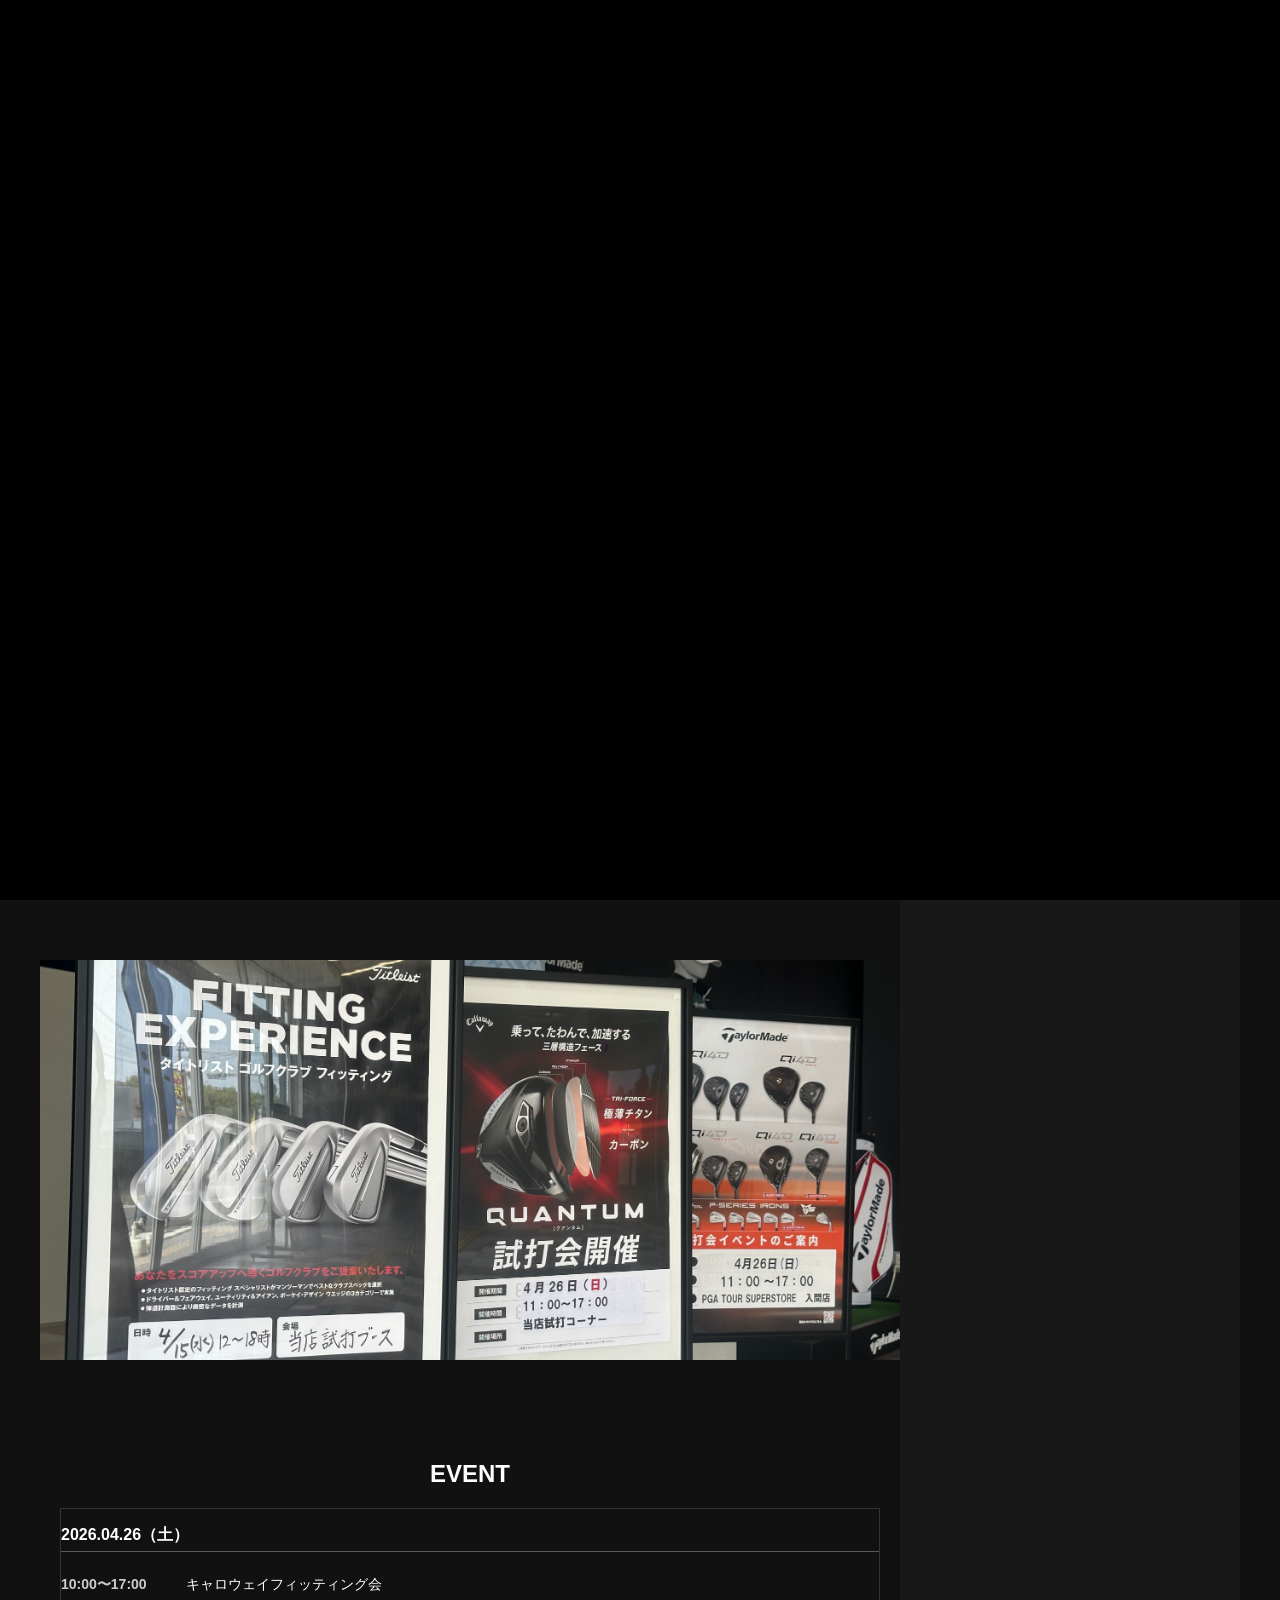
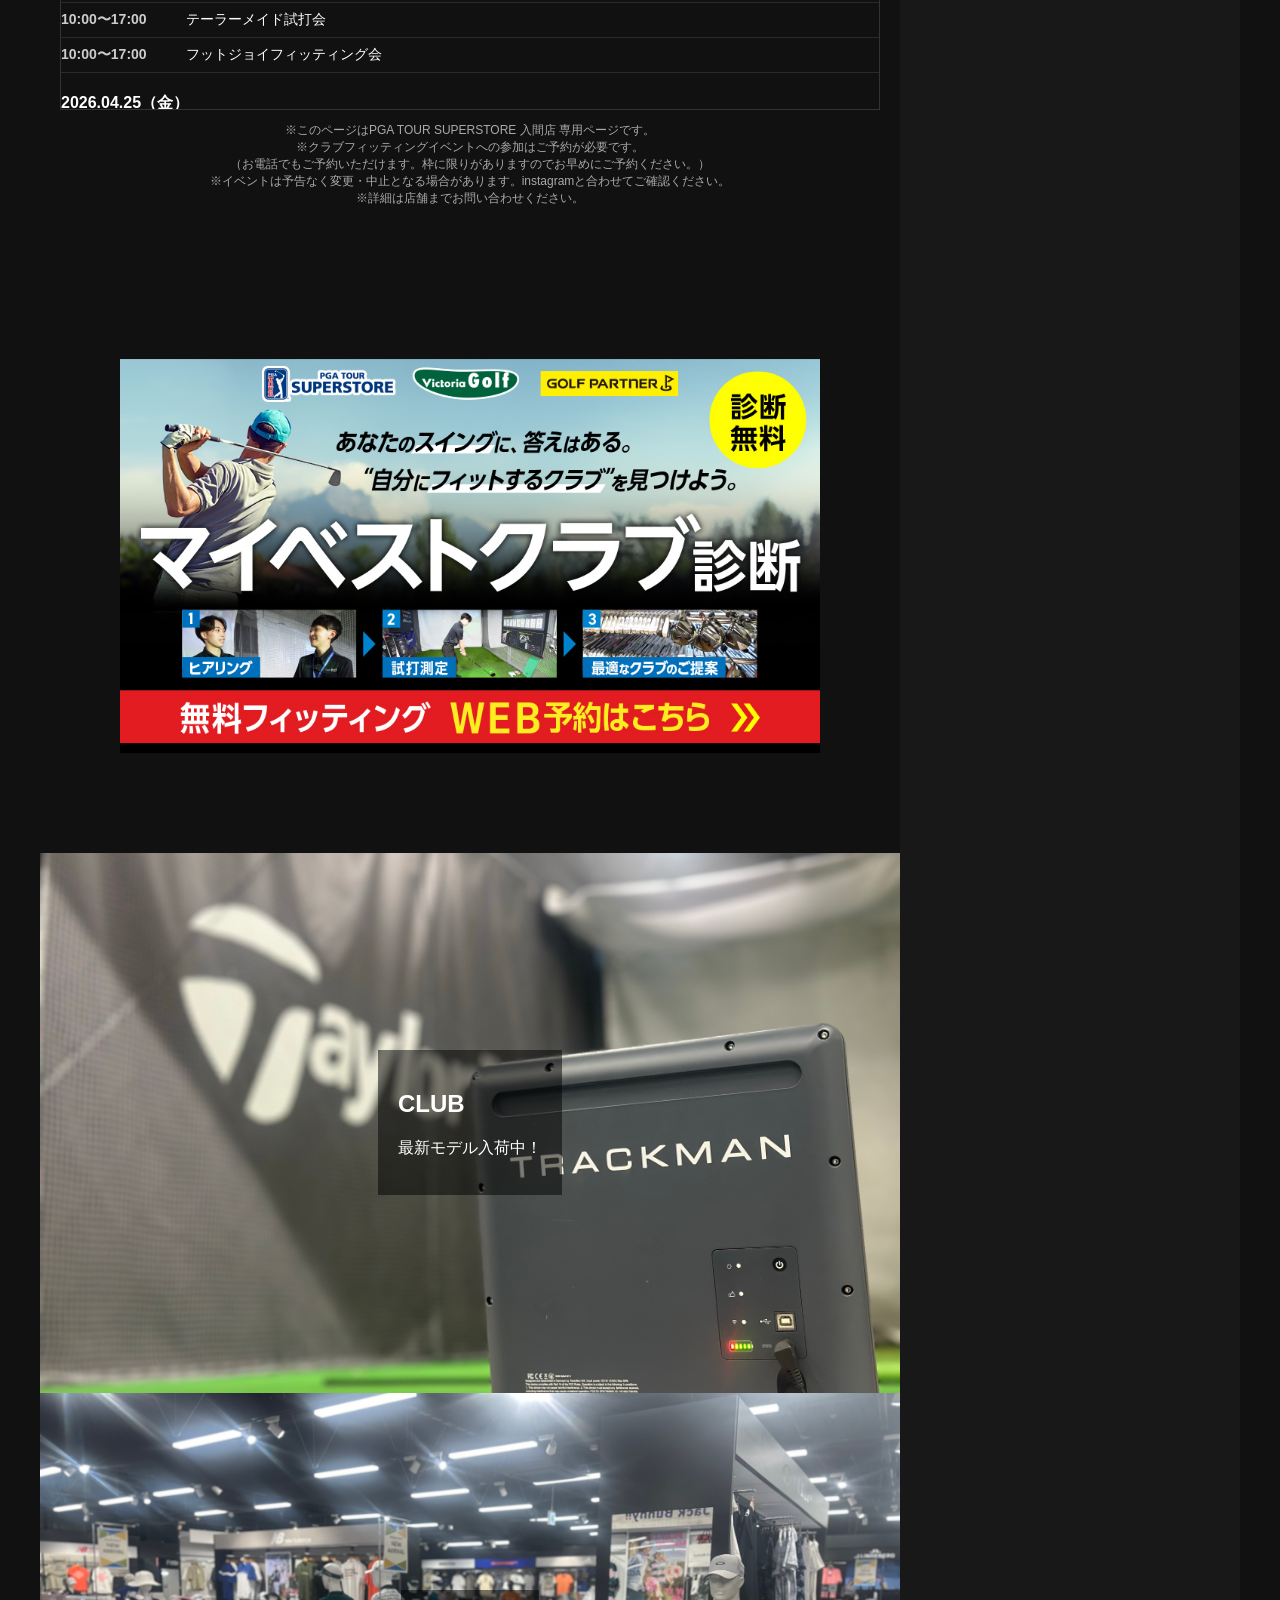
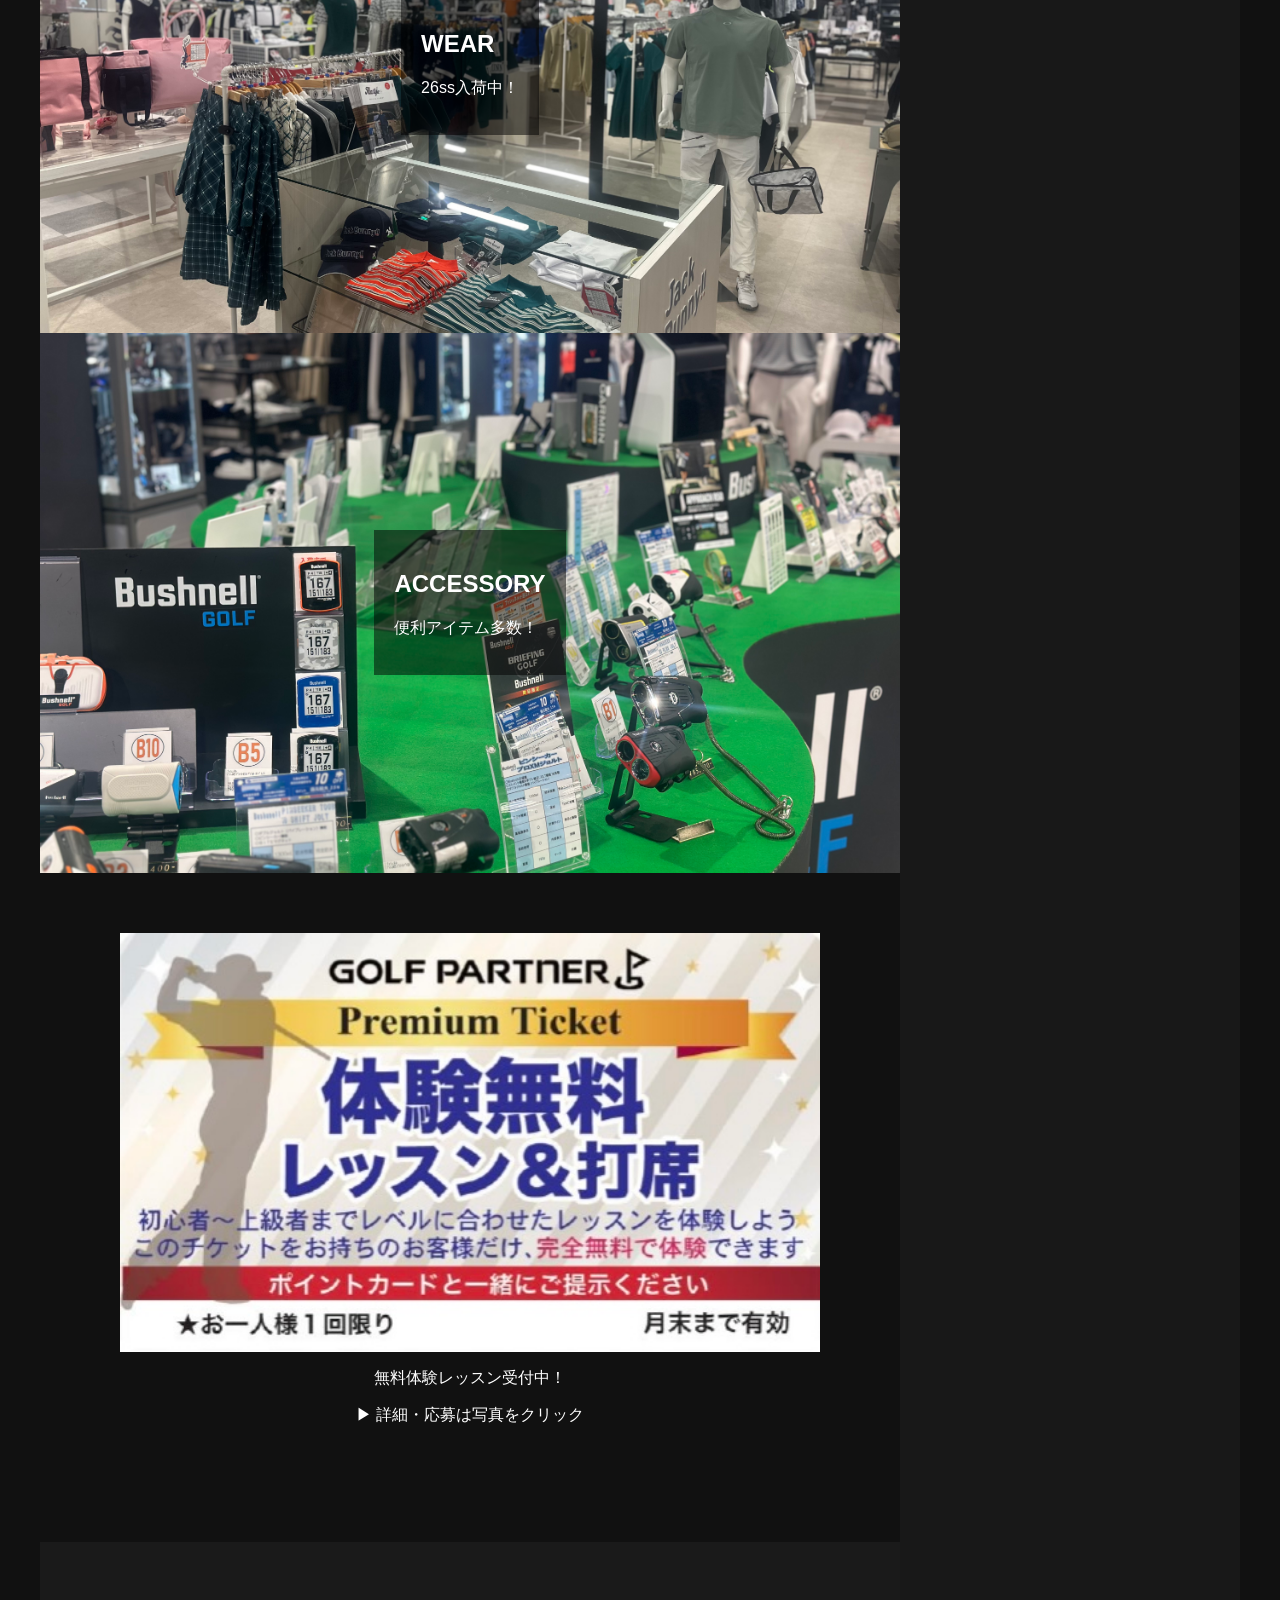
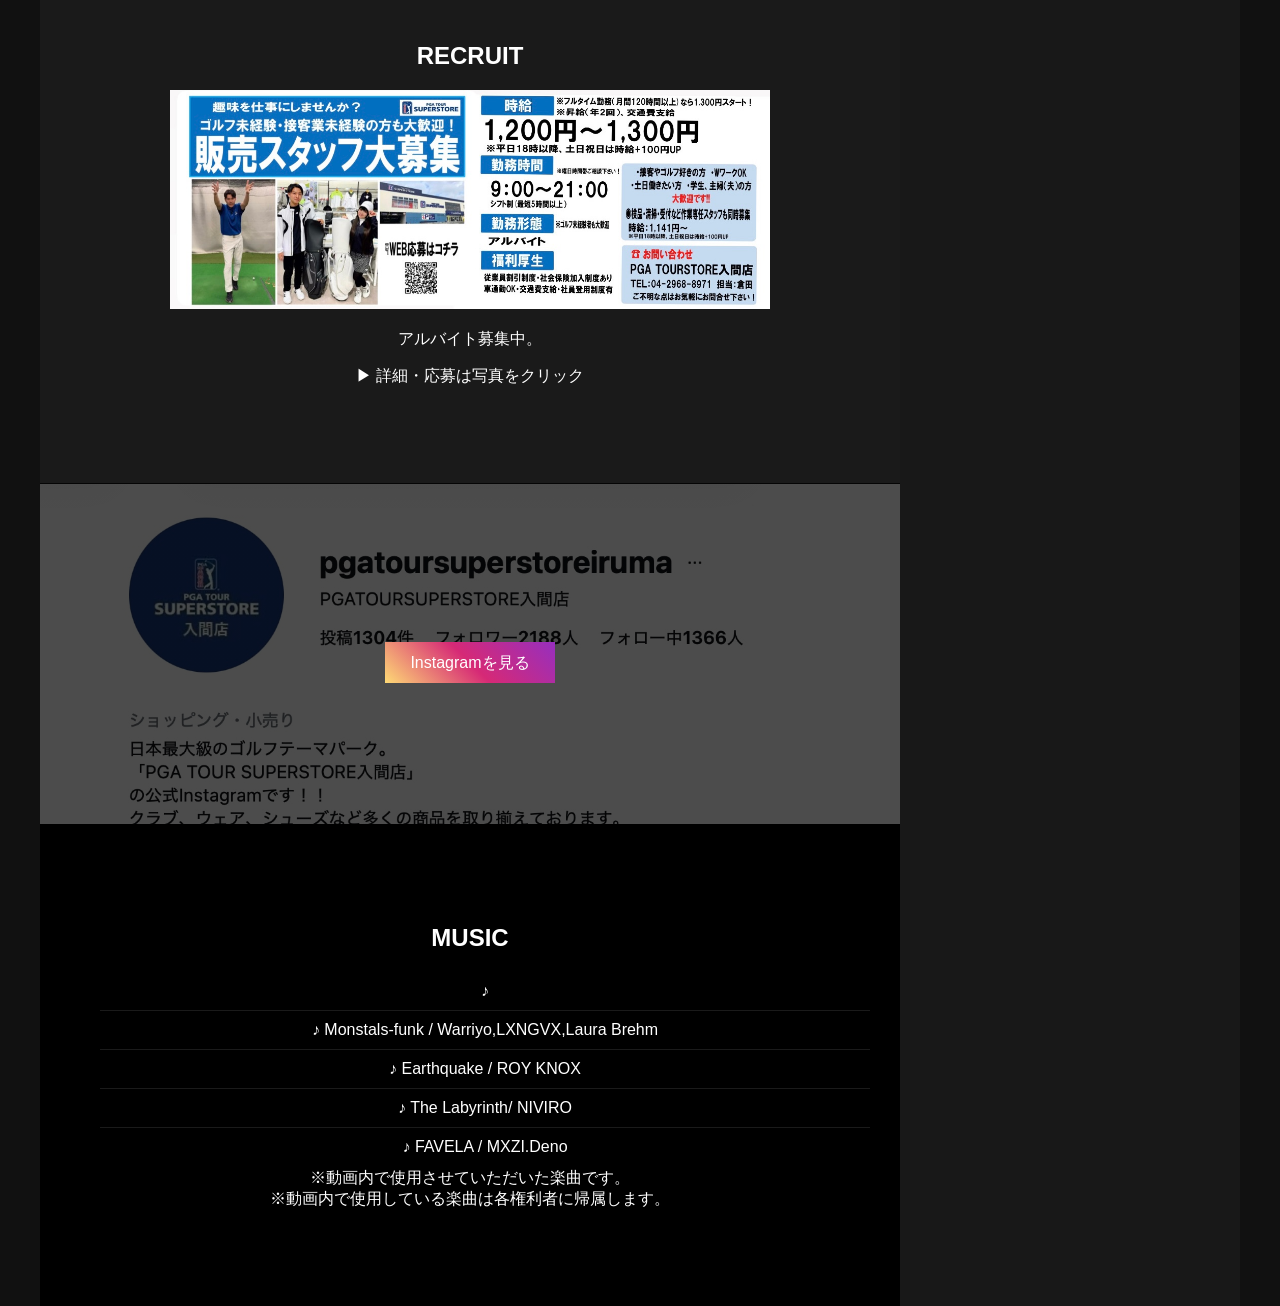
<file: index.html>
<!DOCTYPE html>
<html lang="ja">
<head>
<meta charset="UTF-8">
<meta name="viewport" content="width=device-width, initial-scale=1.0">
<title>PGA TOUR SUPERSTORE IRUMA</title>
<link rel="stylesheet" href="style.css">
<meta name=”robots” content=”noindex” >
</head>

<body>

<!-- 🔄 ローディング -->
<div id="loading">
  <video autoplay muted playsinline id="loading-video">
    <source src="meramera.mp4" type="video/mp4">
  </video>
</div>

<div class="container">

  <div class="main">

    <!-- 🔥 トップ -->
    <section class="hero"></section>

    <!-- 🖼 スライド -->
    <section class="slider fade">
      <img src="IMG_6114.jpeg" class="slide active">
      <img src="IMG_6111.jpeg" class="slide">
      <img src="IMG_6113.jpeg" class="slide">
    </section>

    <!-- 📅 イベント -->
    <section class="section fade">
      <h2>EVENT</h2>

      <div class="event-box">

  <!-- 日付グループ -->
  <div class="event-day">
    <p class="event-date">2026.04.26（土）</p>

    <ul>
      <li><span class="time">10:00〜17:00</span>キャロウェイフィッティング会</li>
      <li><span class="time">10:00〜17:00</span>テーラーメイド試打会</li>
      <li><span class="time">10:00〜17:00</span>フットジョイフィッティング会</li>
    </ul>
  </div>

  <div class="event-day">
    <p class="event-date">2026.04.25（金）</p>

    <ul>
      <li><span class="time">10:00〜16:00</span>ホンマ＆グラファイトデザイン</li>
      <li><span class="time">13:00〜18:00</span>パターフィッティング会</li>
    </ul>
  </div>

  <div class="event-day">
    <p class="event-date">2026.04.15（水）</p>

    <ul>
      <li><span class="time">11:00〜17:00</span>タイトリストフィッティング会</li>
    </ul>
  </div>

</div>

      <div class="event-note">
        <p>
          ※このページはPGA TOUR SUPERSTORE 入間店 専用ページです。<br>
          ※クラブフィッティングイベントへの参加はご予約が必要です。<br>
          （お電話でもご予約いただけます。枠に限りがありますのでお早めにご予約ください。）<br>
          ※イベントは予告なく変更・中止となる場合があります。instagramと合わせてご確認ください。<br>
          ※詳細は店舗までお問い合わせください。
        </p>
      </div>
    </section>

    <!-- 🔗 バナー -->
    <section class="link-banner fade">
      <a href="https://mygolf.supersports.com/saitama-iruma" target="_blank">
        <img src="bestclub.JPG" alt="ゴルフ案内">
      </a>
    </section>

    <!-- 🏌️ クラブ -->
<section class="bg-slider fade" id="club">

  <img src="torakkuman.jpeg" class="bg-img active">
  <img src="shaft.jpeg" class="bg-img">
  <img src="club.jpeg" class="bg-img">

  <div class="overlay">
    <h2>CLUB</h2>
    <p>最新モデル入荷中！</p>
  </div>
</section>

<!-- 👕 ウェア -->
<section class="bg-slider fade" id="wear">

  <img src="wear.jpeg" class="bg-img active">
  <img src="cap.jpeg" class="bg-img">
  <img src="shoes.jpeg" class="bg-img">

  <div class="overlay">
    <h2>WEAR</h2>
    <p>26ss入荷中！</p>
  </div>
</section>

<!-- 🎒 小物 -->
<section class="bg-slider fade" id="acc">

  <img src="distance meter.jpeg" class="bg-img active">
  <img src="bag.jpeg" class="bg-img">
  <img src="ball.jpeg" class="bg-img">

  <div class="overlay">
    <h2>ACCESSORY</h2>
    <p>便利アイテム多数！</p>
  </div>
</section>

    <!-- 🔗 練習場 -->
    <section class="link-banner fade">
      <a href="https://www.golfpartner.co.jp/drivingrange/entry/" target="_blank">
        <img src="lesson.jpg" alt="ゴルフ練習場">
      </a>

      <p>無料体験レッスン受付中！</p>
      <p>▶ 詳細・応募は写真をクリック</p>
    </section>

    <!-- 💼 求人 -->
    <section class="section dark fade">
      <h2>RECRUIT</h2>

      <a href="https://golfpartner-job.net/jobfind-pc/job/All/4917" target="_blank">
        <img src="recruit.jpg" class="recruit-img" alt="求人">
      </a>

      <p>アルバイト募集中。</p>
      <p>▶ 詳細・応募は写真をクリック</p>
    </section>

    <!-- 📱 インスタ -->
    <section class="section fade insta-section">
      <h2></h2>
      <a href="https://www.instagram.com/pgatoursuperstoreiruma?igsh=MXhyOHNycWhhazNqeQ==" class="insta-btn">
        Instagramを見る
      </a>
    </section>

    <!-- 🎵 MUSIC -->
    <section class="section fade music-section">
      <h2>MUSIC</h2>

      <ul class="music-list">
        <li>♪ </li>
        <li>♪ Monstals-funk / Warriyo,LXNGVX,Laura Brehm</li>
        <li>♪ Earthquake / ROY KNOX</li>
        <li>♪ The Labyrinth/ NIVIRO</li>
        <li>♪ FAVELA / MXZI,Deno</li>
        <li>♪ Popsicle / LFZ</li>
        <li>♪ Fingertips / Kisma</li>
        <li>♪ Freakshow / Dirty Palm,LexBlaze</li>
        <li>♪ My Heart / Different Heaven,EH!DE</li>
        <li>♪ Duckstep / Teminite,Chime</li>
        <li>♪ On&On / Cartoon,Jeja,Daniel Levi</li>
        <li>♪ Overdrive / ZEXSING,MXRCURY,Pharmagut</li>
        <li>♪ Upside Down / Romel,lrina</li>
        <li>♪ Your Story / Kei Morimoto</li>
        <li>♪ Lust Summer / TELL YOUR STORY music by lkson</li>
        <li>♪ We Are One / Vexento</li>
        <li>♪ Adventures / A Himitsu</li>
        <li>♪ The Other Side / Elektronomia</li>
        <li>♪ Let's Go / JAXSON GAMBLE</li>
        <li>♪ Energy / Elektronomia</li>
        <li>♪ Memes / NIVIRO</li>
        <li>♪ What Makes You Beautiful / One Direction</li>
        <li>♪ Puzzle / RetroVision</li>
        <li>♪ Loneliness / LONI</li>
        <li>♪ Die with a Smile / CECILIA</li>
        <li>♪ Discovery / Electro-Light</li>
        <li>♪ 909 Grime / Klaytom</li>
        <li>♪ Shape of You / Ed Sheeran</li>
        
        
      </ul>

      <p class="music-note">
        ※動画内で使用させていただいた楽曲です。<br>
        ※動画内で使用している楽曲は各権利者に帰属します。
      </p>
    </section>

  </div>

  <!-- サイドバー -->
  <div class="sidebar">
    <h3>ACCESS</h3>
    <h4>住所</h4>
    <a>〒358-0014</a><br>
    <a>埼玉県入間市宮寺2982</a><br>
    <a href="car.html">▶ お車でお越しの方</a><br>
    <a href="train.html">▶ 公共交通機関でお越しの方</a>

    <h4>電話番号</h4>
    <a>04-2968-8971</a>
    <h4>営業時間</h4>
    <a>[平日]11:00〜20:00</a><br>
    <a>[土日祝]10:00〜20:00</a><br>
    <a>※（棚卸し、その他事情により休業させていただく場合がございます）</a>
  
  </div>

</div>

<script>
// 🔥 トップスライド
let index = 0;
const slides = document.querySelectorAll(".slide");

setInterval(() => {
  slides[index].classList.remove("active");
  index = (index + 1) % slides.length;
  slides[index].classList.add("active");
}, 1000);


// 🔥 bgフェード
function bgFade(id){
  const imgs = document.querySelectorAll(`#${id} .bg-img`);
  let i = 0;

  setInterval(() => {
    imgs[i].classList.remove("active");
    i = (i + 1) % imgs.length;
    imgs[i].classList.add("active");
  }, 3000);
}

bgFade("club");
bgFade("wear");
bgFade("acc");


// 🔥 ローディング
const video = document.getElementById("loading-video");
video.addEventListener("ended", () => {
  const loading = document.getElementById("loading");
  loading.classList.add("fade-out");
  setTimeout(() => {
    loading.style.display = "none";
  }, 1000);
});




// フェード
const fades = document.querySelectorAll('.fade');
window.addEventListener('scroll', () => {
  const trigger = window.innerHeight * 0.8;
  fades.forEach(el => {
    if (el.getBoundingClientRect().top < trigger) {
      el.classList.add('show');
    }
  });
});
</script>

</body>
</html>
</file>
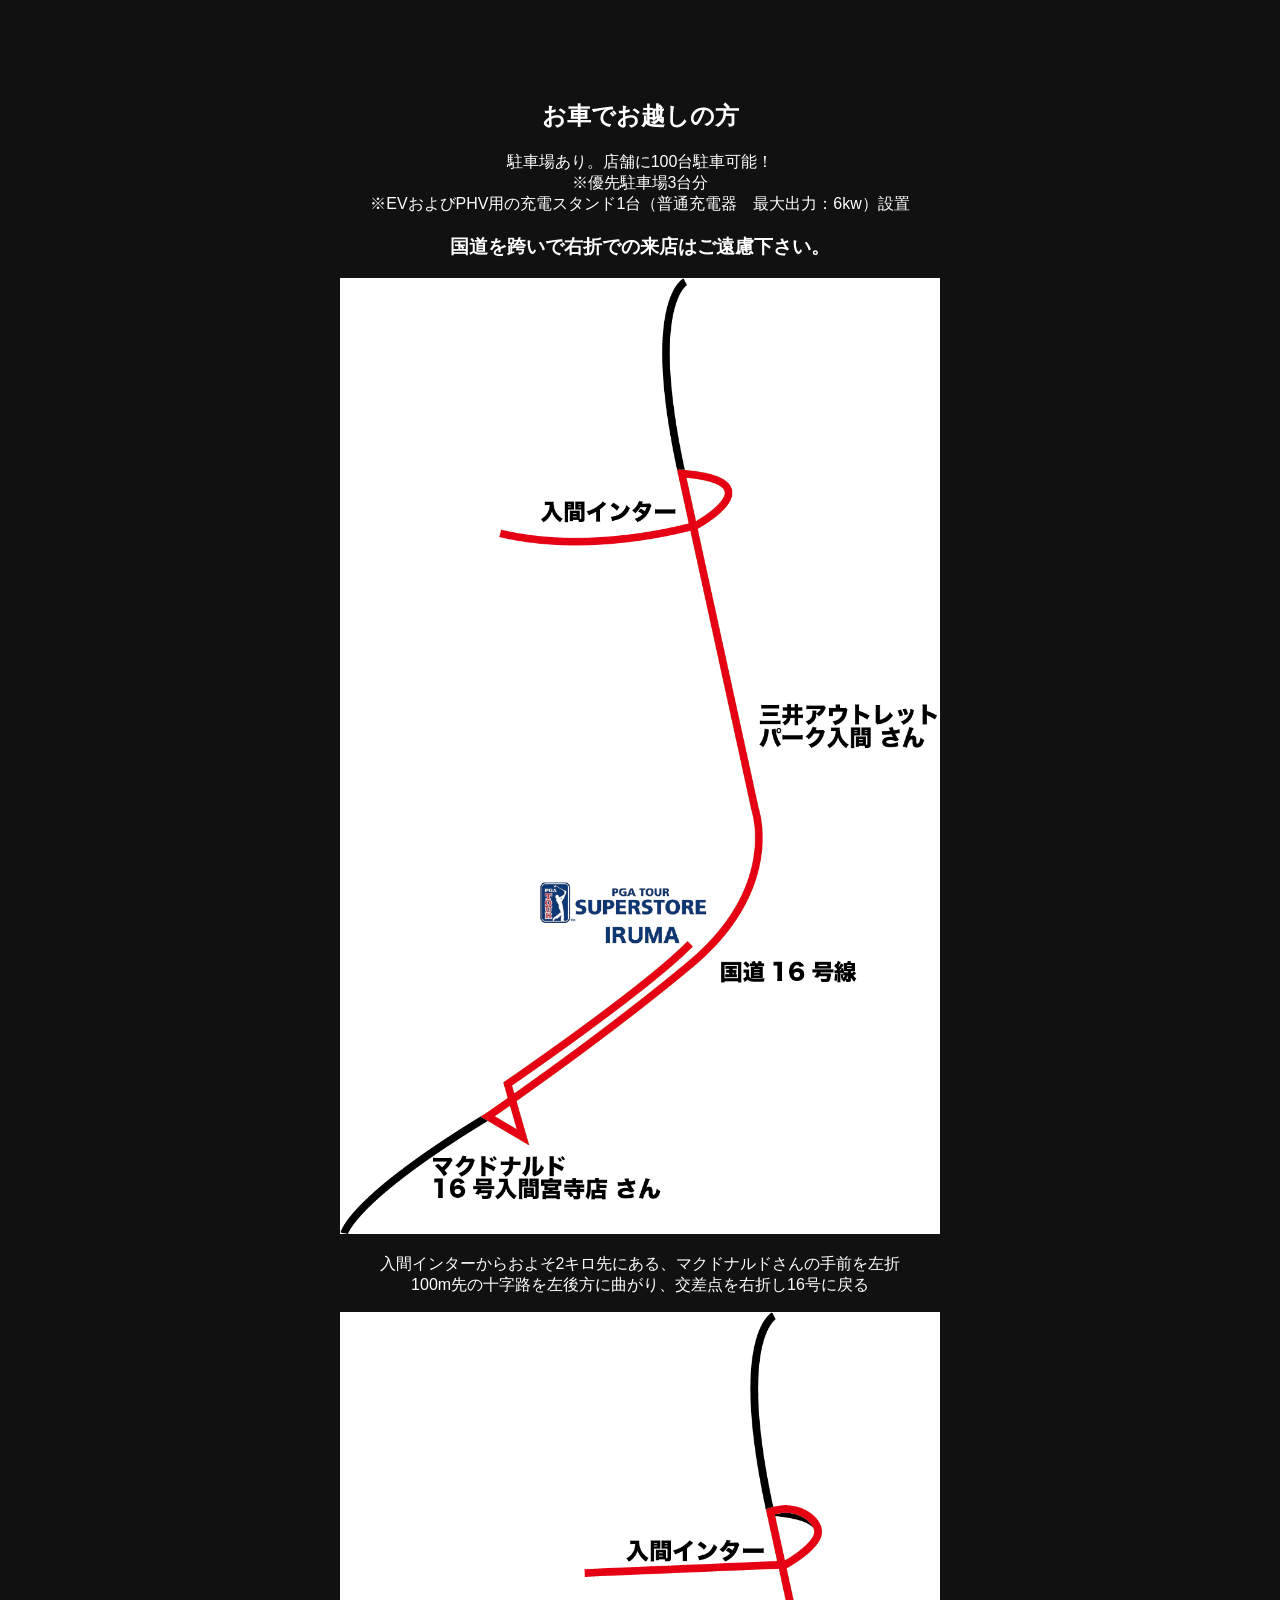
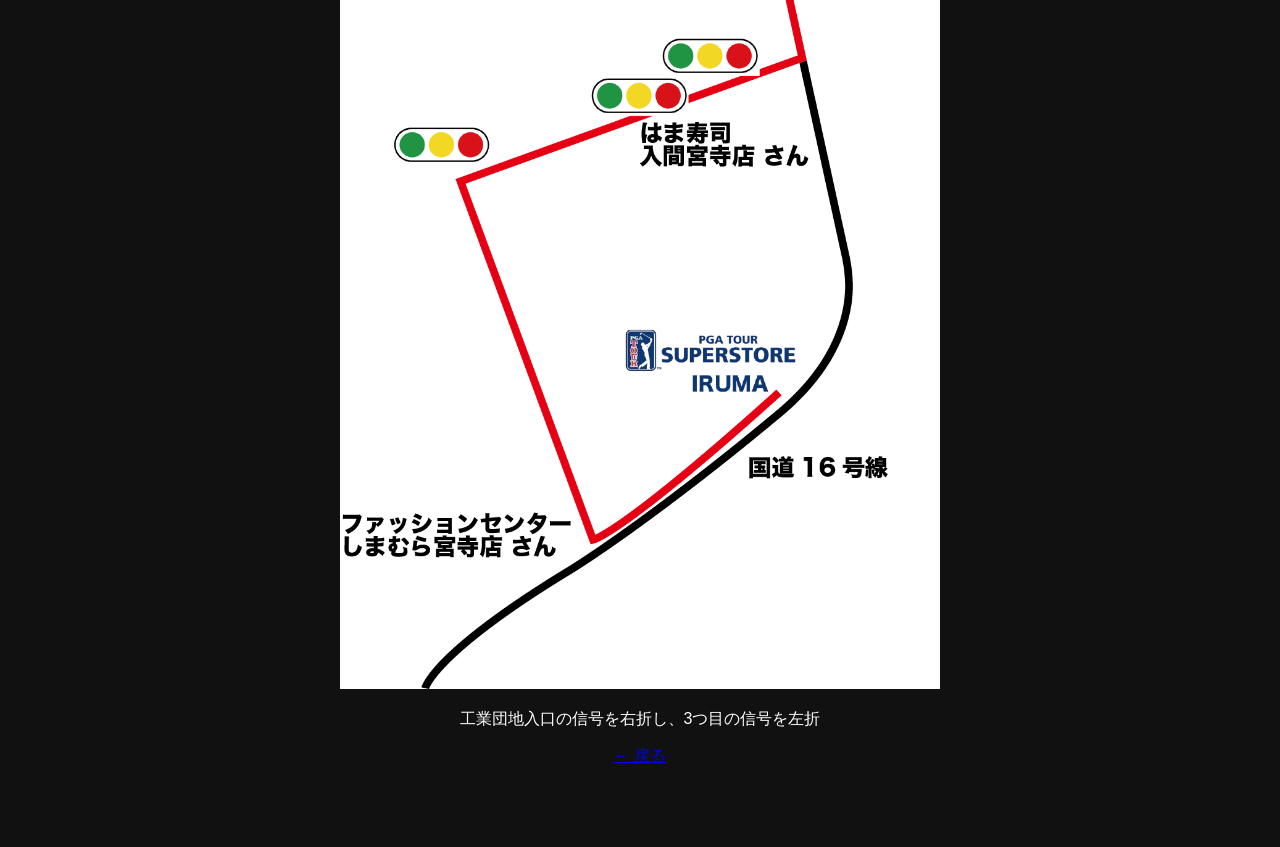
<file: car.html>
<!DOCTYPE html>
<html lang="ja">
<head>
  <meta charset="UTF-8">
  <title>車でのアクセス</title>
  <link rel="stylesheet" href="style.css">
  <meta name=”robots” content=”noindex” >
</head>

<body>

<section class="section">
  <h2>お車でお越しの方</h2>
  
  <p>駐車場あり。店舗に100台駐車可能！<br>
    ※優先駐車場3台分<br>
    ※EVおよびPHV用の充電スタンド1台（普通充電器　最大出力：6kw）設置

  </p>

  <h3>国道を跨いで右折での来店はご遠慮下さい。</h3>



  <img src="for PGA.png" style="width:100%; max-width:600px;"><br>
  <p>入間インターからおよそ2キロ先にある、マクドナルドさんの手前を左折<br>
    100m先の十字路を左後方に曲がり、交差点を右折し16号に戻る
  </p>


  <img src="for PGA2.png" style="width:100%; max-width:600px;"><br>
  <p>工業団地入口の信号を右折し、3つ目の信号を左折<br>


  </p>

  <a href="index.html">← 戻る</a>
</section>

</body>
</html>
</file>
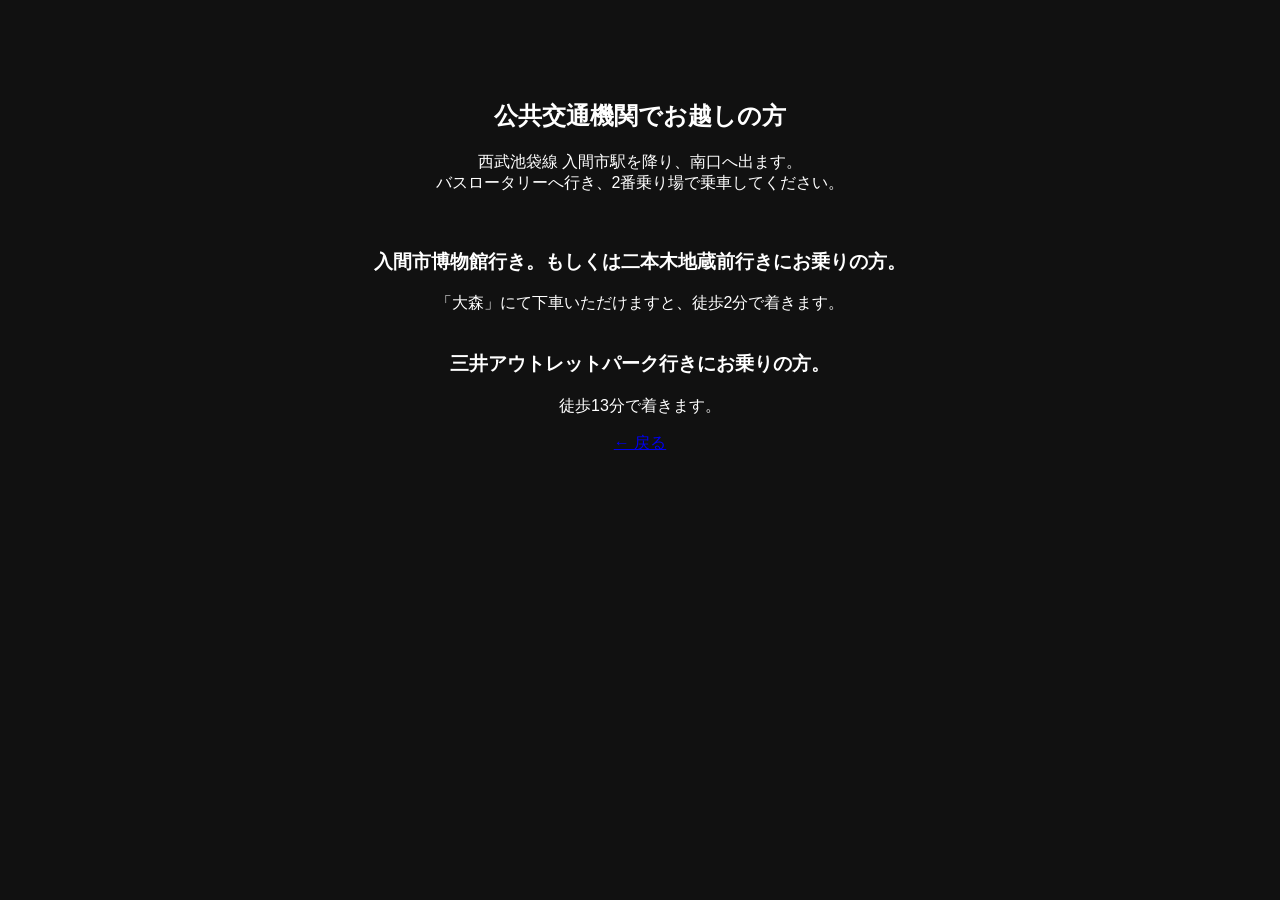
<file: train.html>
<!DOCTYPE html>
<html lang="ja">
<head>
  <meta charset="UTF-8">
  <title>電車でのアクセス</title>
  <link rel="stylesheet" href="style.css">
  <meta name=”robots” content=”noindex” >
</head>

<body>

<section class="section">
  <h2>公共交通機関でお越しの方</h2>
  <p>西武池袋線 入間市駅を降り、南口へ出ます。<br>
    バスロータリーへ行き、2番乗り場で乗車してください。<br>
    <br>
    <br>
    <h3>入間市博物館行き。もしくは二本木地蔵前行きにお乗りの方。</h3>
    「大森」にて下車いただけますと、徒歩2分で着きます。<br>
    <br>
    <h3>三井アウトレットパーク行きにお乗りの方。</h3>
    徒歩13分で着きます。

  </p>

  <a href="index.html">← 戻る</a>
</section>

</body>
</html>
</file>
<file: style.css>
body {
  margin:0;
  font-family:sans-serif;
  background:#111;
  color:#fff;
}

/* ローディング */
#loading {
  position:fixed;
  width:100%;
  height:100%;
  background:#000;
  display:flex;
  justify-content:center;
  align-items:center;
  z-index:9999;
}

#loading-video {
  width:100%;
  height:100%;
  object-fit:cover;
}

#loading.fade-out {
  opacity:0;
  transition:1s;
}

/* レイアウト */
.container {
  display:flex;
  max-width:1200px;
  margin:0 auto;
}

.main {
  flex:1;
}

.sidebar {
  width:300px;
  padding:20px;
  background:#181818;
}

/* トップ */
.hero {
  height:100vh;
  background:url("pgasoto.jpeg") center/cover no-repeat;
}

/* スライド */
.slider {
  position:relative;
  height:400px;
  margin-top:60px;
}

.slide {
  position:absolute;
  width:100%;
  height:100%;
  object-fit:cover;
  opacity:0;
  transition:1s;
}

.slide.active {
  opacity:1;
}

/* セクション */
.section {
  padding:80px 20px;
  text-align:center;
}

.dark {
  background:#1a1a1a;
}

/* イベント */
.event-box {
  max-height:200px;
  overflow:auto;
  border:1px solid #333;
}

.event-note {
  font-size:12px;
  color:#aaa;
}

/* バナー */
.link-banner img {
  width:100%;
  max-width:700px;
  transition:0.3s;
}

.link-banner img:hover {
  transform:scale(1.05);
}

/* 背景 */
.bg-slider {
  height:60vh;
  background-size:cover;
  background-position:center;
  display:flex;
  align-items:center;
  justify-content:center;
}

.overlay {
  background:rgba(0,0,0,0.5);
  padding:20px;
}

/* 求人 */
.recruit-img {
  width:100%;
  max-width:600px;
  transition:0.3s;
}

.recruit-img:hover {
  transform:scale(1.08);
}

/* インスタ */
.insta-section {
  background:url("insta.jpg") center/cover no-repeat;
  padding:100px 20px;
}

.insta-btn {
  padding:12px 25px;
  background:linear-gradient(45deg,#feda75,#d62976,#962fbf);
  color:#fff;
  text-decoration:none;
}

/* 音楽 */
.music-section {
  background:#000;
}

/* フェード */
.fade {
  opacity:0;
  transform:translateY(40px);
  transition:0.8s;
}

.fade.show {
  opacity:1;
  transform:translateY(0);
}

/* スマホ */
@media(max-width:768px){
  .container {flex-direction:column;}
  .sidebar {width:100%;}
}

.link-banner img {
  display: block;
  margin: 0 auto;   /* ←これが中央寄せの本体 */
}

.link-banner {
  padding: 60px 20px;
  margin-bottom: 40px;  /* ←これ追加 */
}

.insta-section {
  background:
    linear-gradient(rgba(0,0,0,0.7), rgba(0,0,0,0.7)),
    url("insta.jpg") center 1px/cover no-repeat;

  padding: 150px 20px;  /* ←ここ増やす */
}

.event-box li {
  padding: 12px 10px;
  border-bottom: 1px solid rgba(255,255,255,0.15); /* ←線を見やすく */
  font-size: 14px;
}

.event-box {
  text-align: left;   /* ←これが本体 */
}

.music-list {
  display: block;   /* ←これで縦並びに戻る */
}

.music-list {
  list-style: none;
  margin-top: 20px;
  display: block;
}

.music-list li {
  margin: 10px 0;
  display: block;
}

.music-list {
  list-style: none;
  margin-top: 20px;
  display: block;

  max-height: 180px;
  overflow-y: auto;
  padding-right: 10px;
}

.music-list li {
  margin: 0;
  padding: 10px 0;
  border-bottom: 1px solid rgba(255,255,255,0.1);
}

.music-list li:last-child {
  border-bottom: none;
}

.music-list::-webkit-scrollbar {
  width: 6px;
}

.music-list::-webkit-scrollbar-thumb {
  background: #555;
}

.bg-slider {
  position: relative;
  overflow: hidden;
}

.bg-slider::before,
.bg-slider::after {
  content: "";
  position: absolute;
  width: 100%;
  height: 100%;
  top: 0;
  left: 0;
  background-size: cover;
  background-position: center;
  transition: opacity 1s ease;
}

.bg-slider::before {
  opacity: 1;
}

.bg-slider::after {
  opacity: 0;
}

.bg-slider {
  position: relative;
  height: 60vh;
  overflow: hidden;
}

/* 画像 */
.bg-img {
  position: absolute;
  width: 100%;
  height: 100%;
  object-fit: cover;

  opacity: 0;
  transition: opacity 1s ease;
}

/* 表示中 */
.bg-img.active {
  opacity: 1;
}

/* テキスト */
.overlay {
  position: relative;
  z-index: 2;
  background: rgba(0,0,0,0.5);
  padding: 20px;
}

.event-day {
  margin-bottom: 20px;
}

.event-date {
  font-weight: bold;
  font-size: 16px;
  margin-bottom: 10px;
  border-bottom: 1px solid rgba(255,255,255,0.3);
  padding-bottom: 5px;
}

.event-day ul {
  list-style: none;
  padding: 0;
}

.event-day li {
  display: flex;
  gap: 15px;
  padding: 8px 0;
  border-bottom: 1px solid rgba(255,255,255,0.1);
}

.time {
  width: 110px;
  color: #ccc;
  font-weight: bold;
}

.link-banner {
  text-align: center;  /* ←これ追加 */
}
</file>
